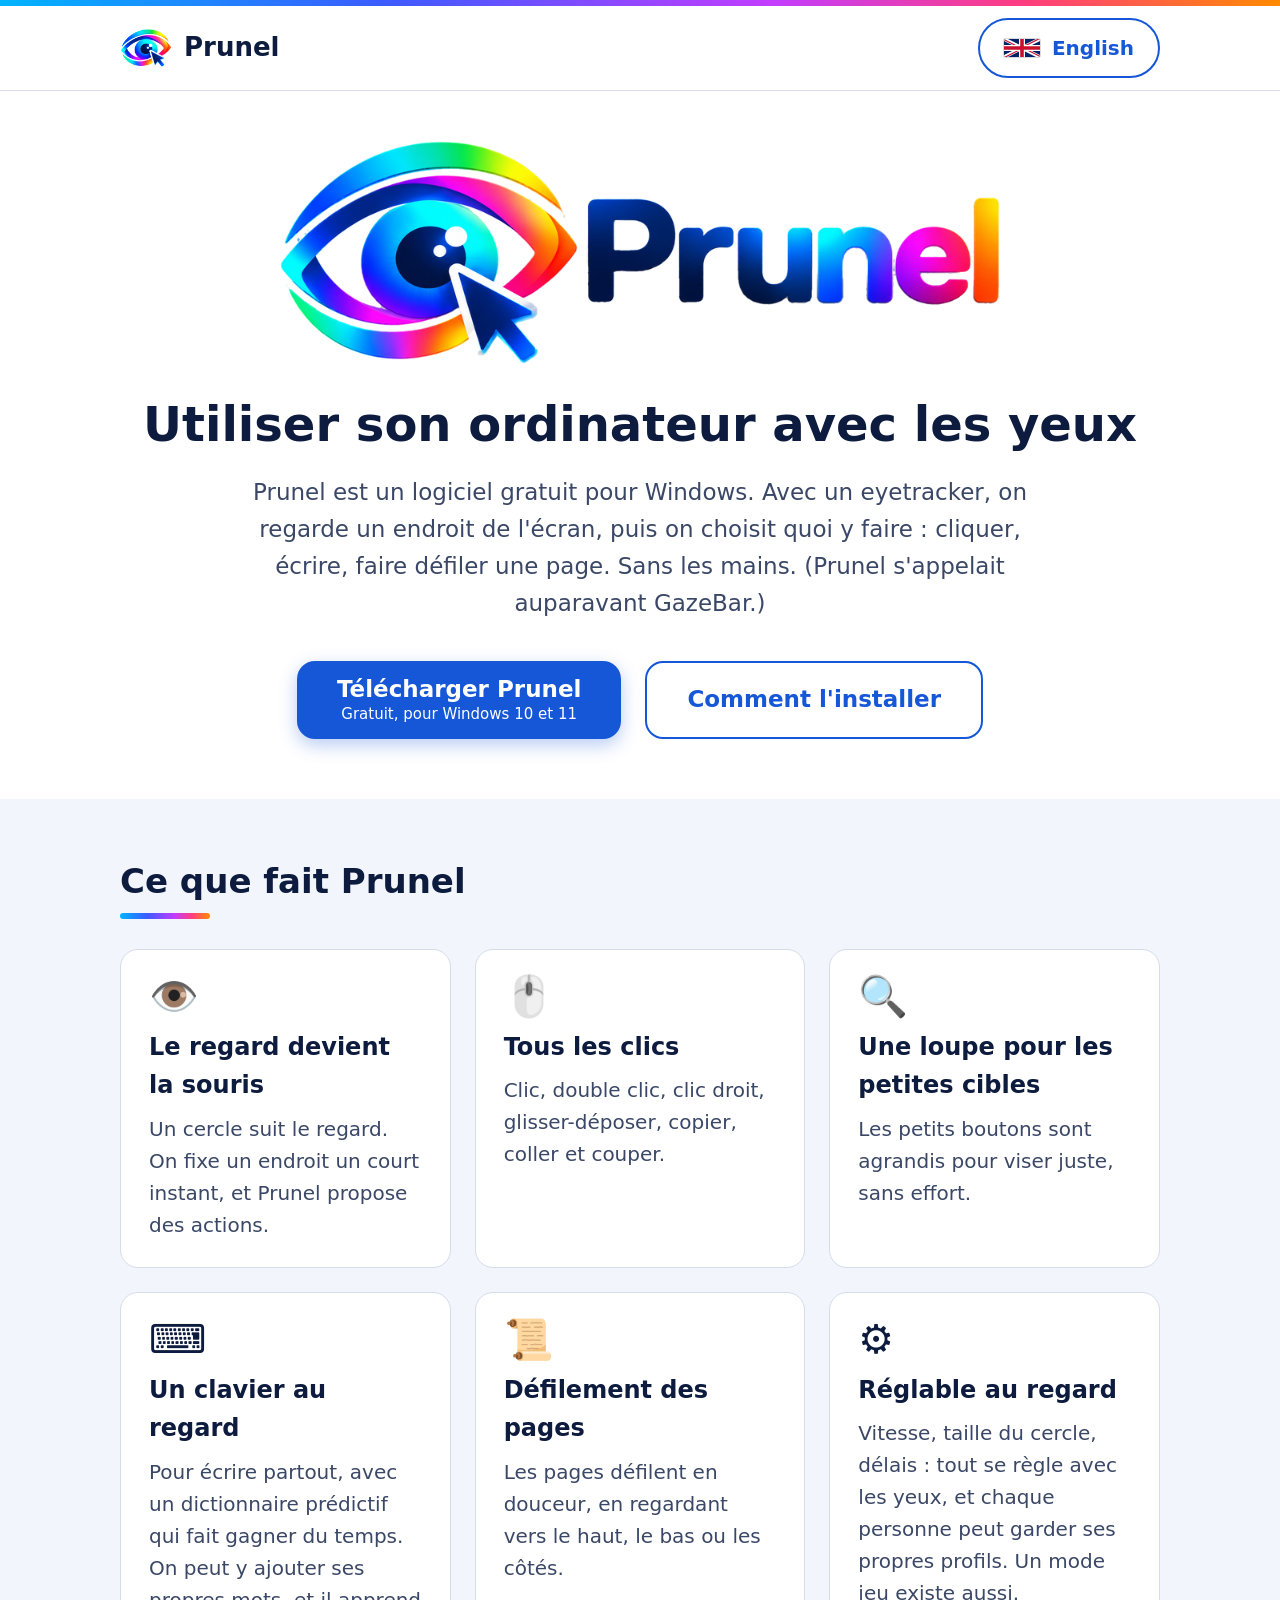
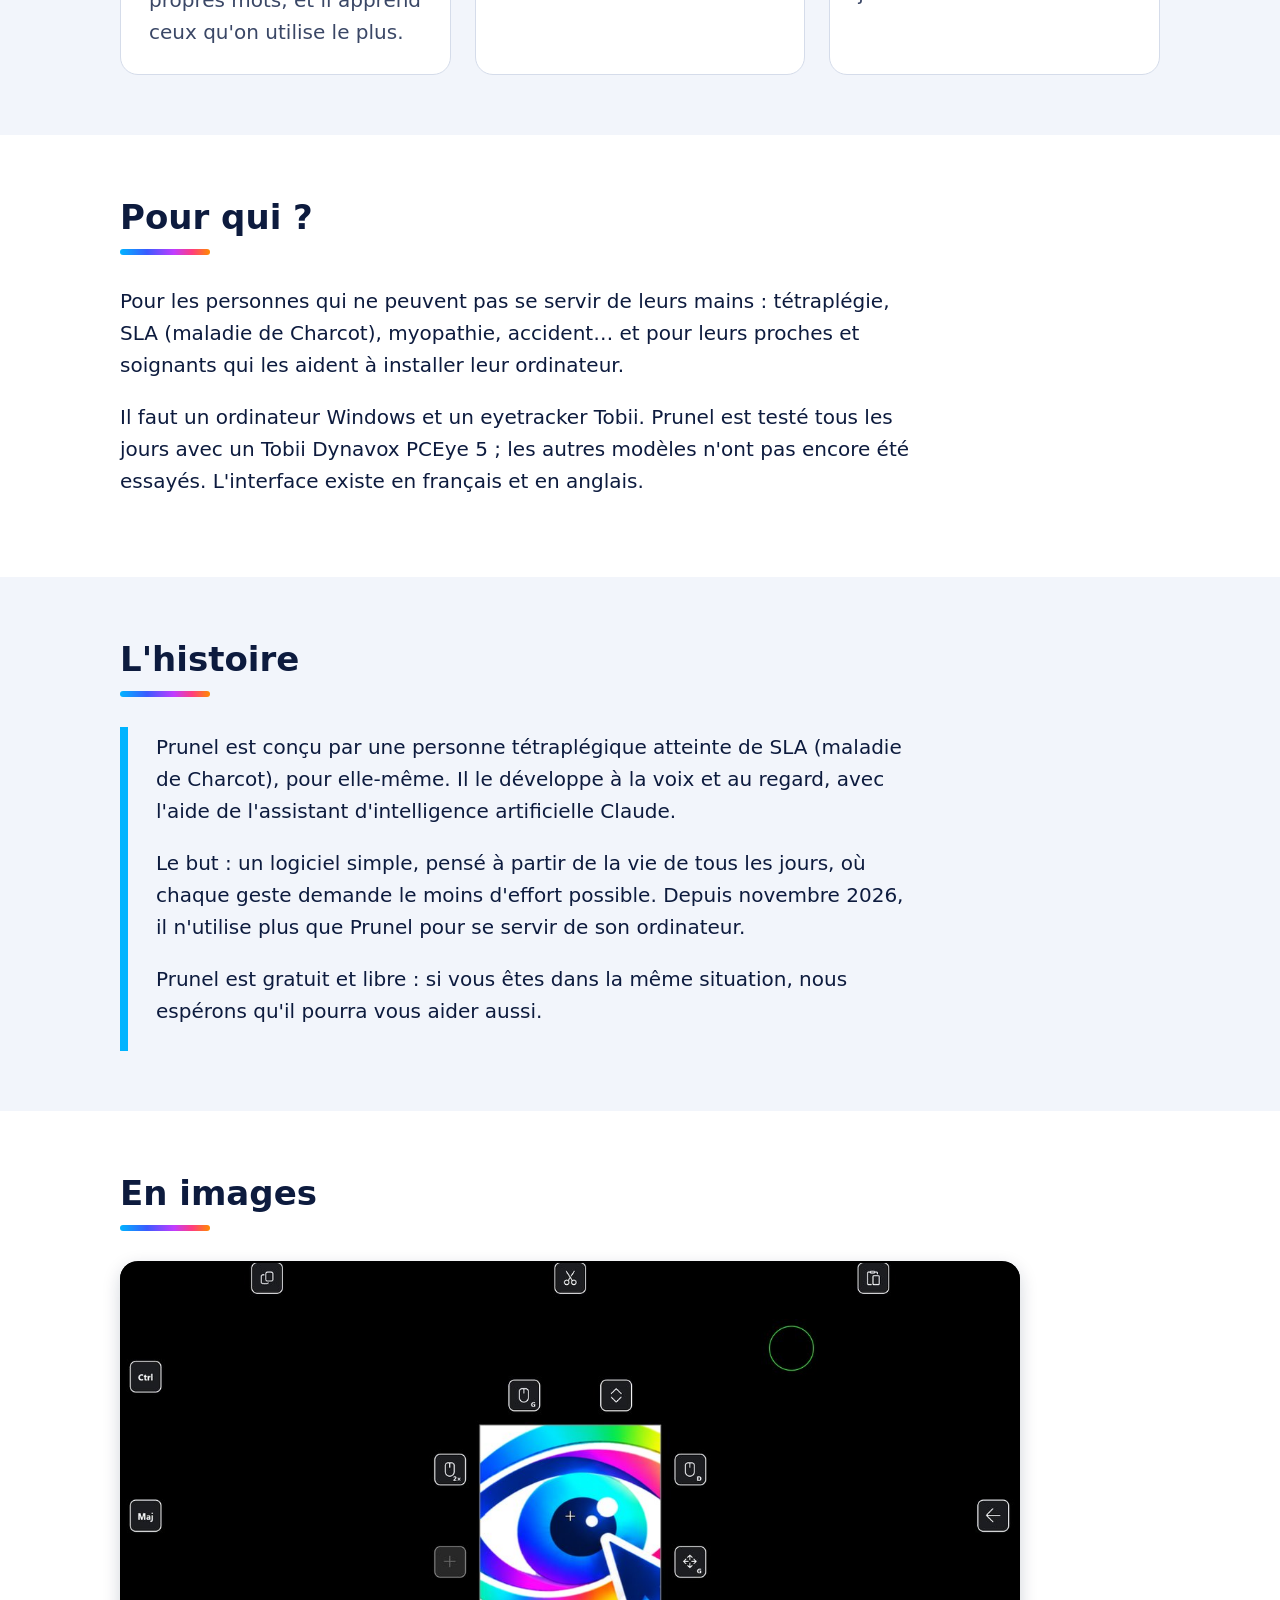
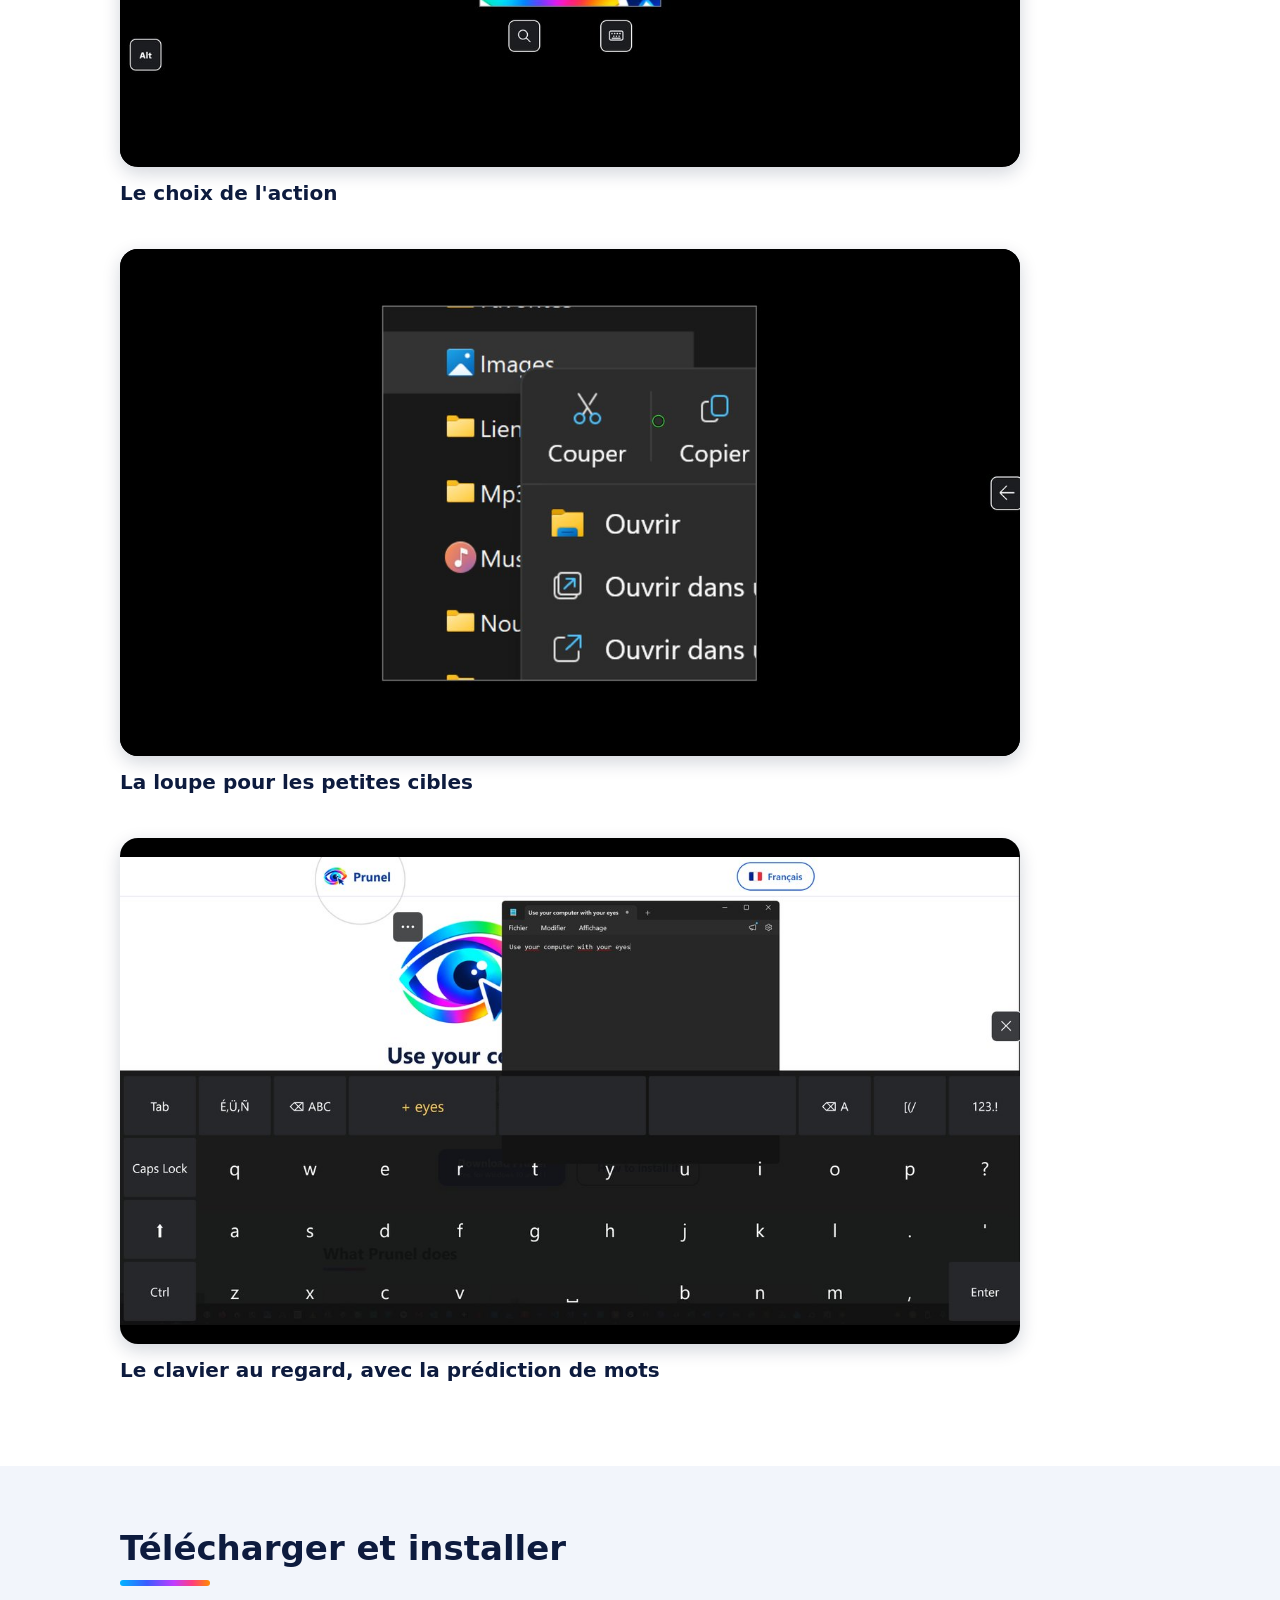
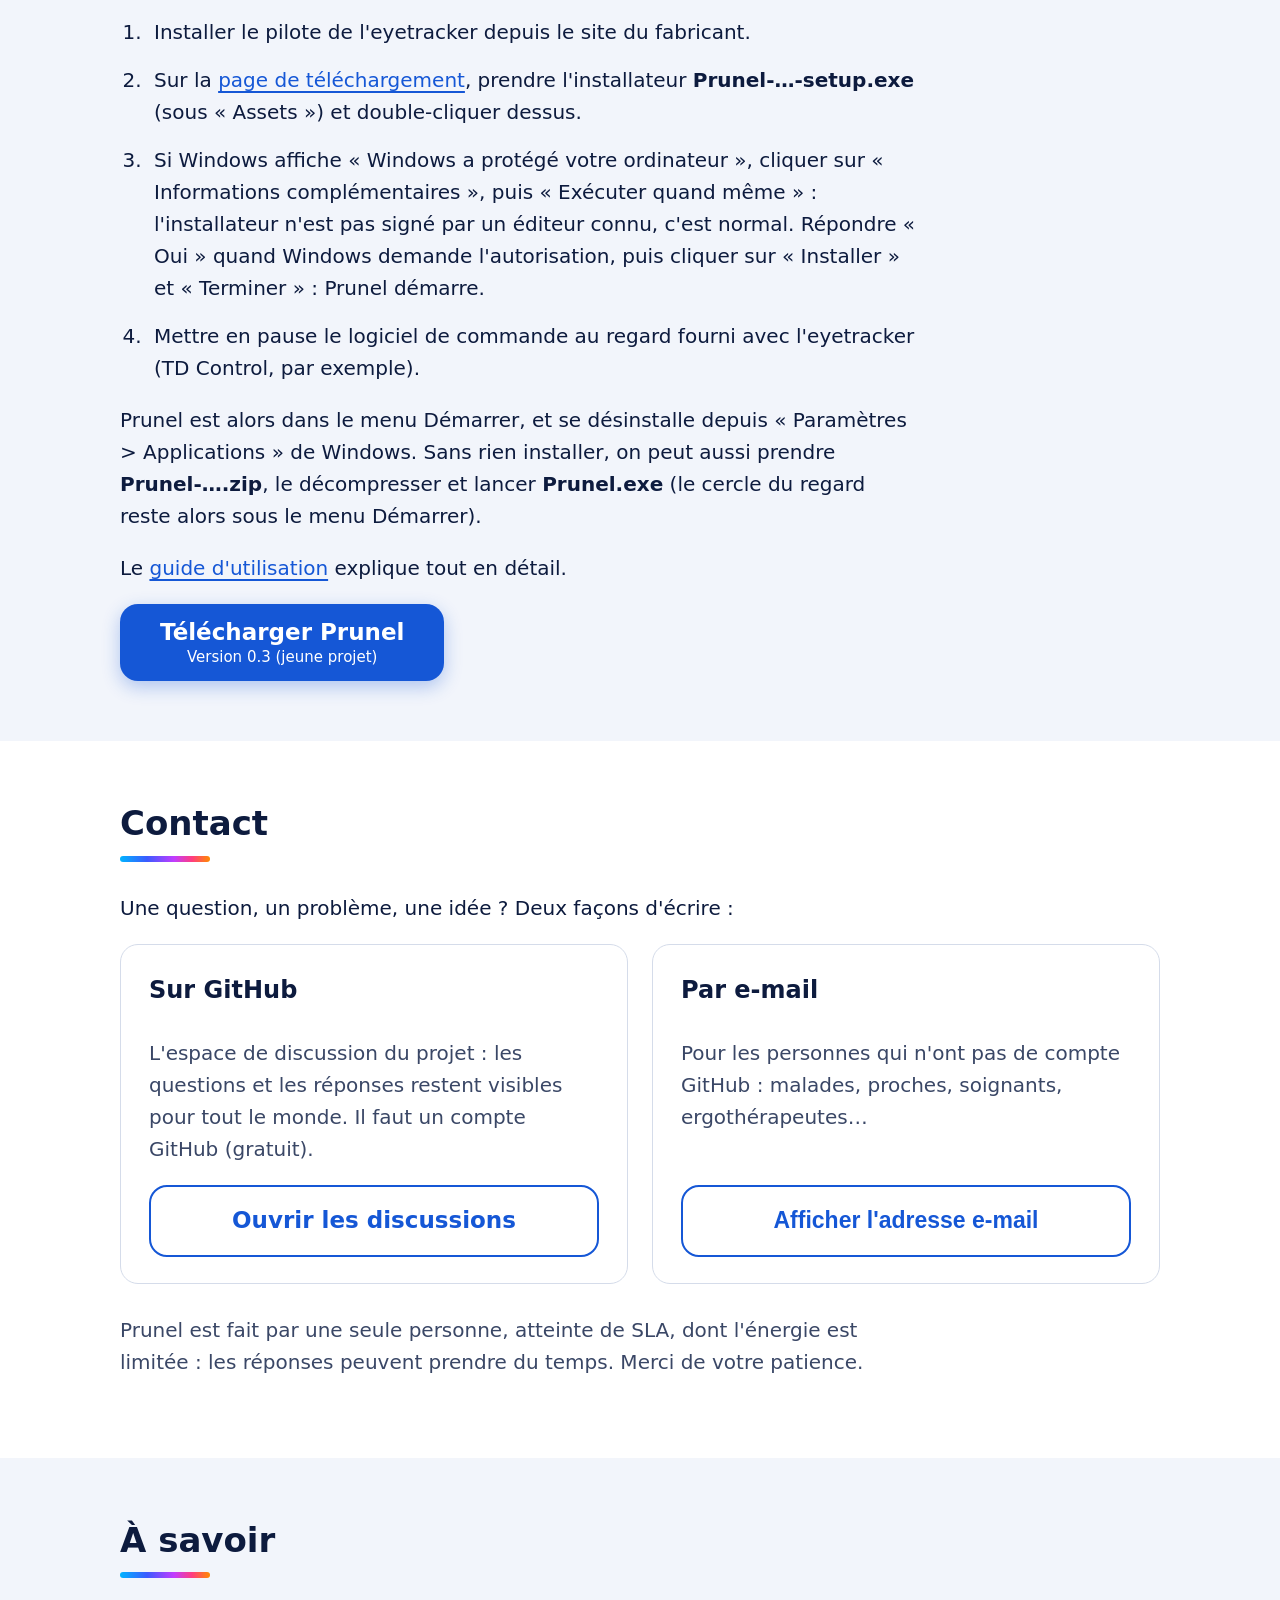
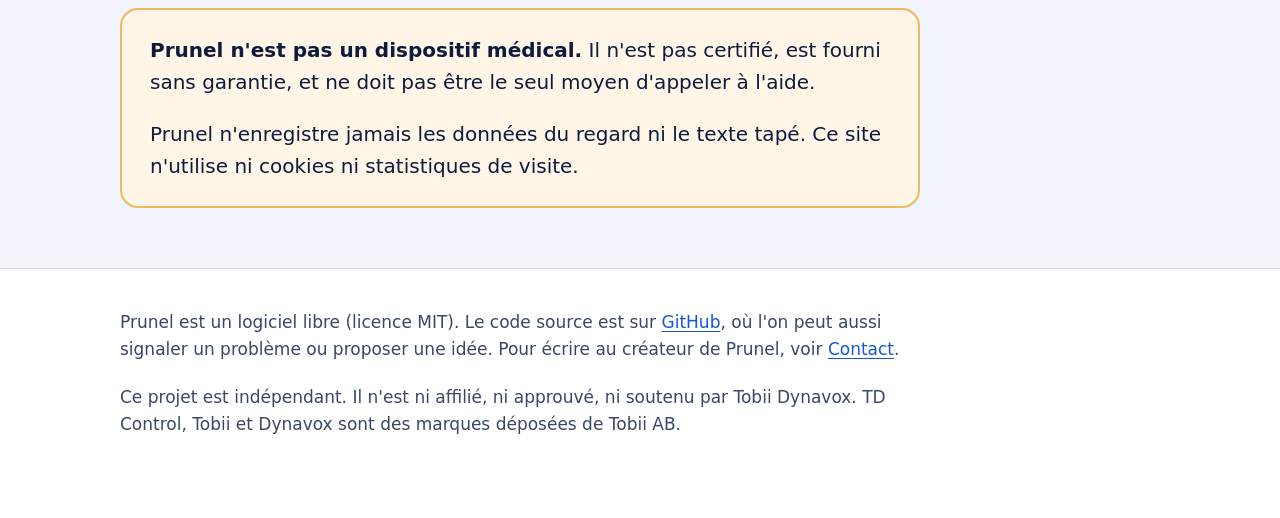
<file: website/index.html>
<!DOCTYPE html>
<html lang="fr">
<head>
  <meta charset="utf-8">
  <meta name="viewport" content="width=device-width, initial-scale=1">
  <title>Prunel : utiliser son ordinateur avec les yeux</title>
  <meta name="description" content="Prunel est un logiciel gratuit et libre pour utiliser un ordinateur Windows avec les yeux, grâce à un eyetracker. Conçu par et pour une personne tétraplégique.">
  <link rel="alternate" hreflang="fr" href="https://prunel.kopol.xyz/">
  <link rel="alternate" hreflang="en" href="https://prunel.kopol.xyz/en.html">
  <link rel="icon" href="favicon.ico">
  <link rel="apple-touch-icon" href="images/prunel-icon.png">
  <link rel="stylesheet" href="style.css">
</head>
<body>
  <a class="skip-link" href="#contenu">Aller au contenu</a>

  <header class="top">
    <div class="wrap">
      <a class="top-name" href="index.html">
        <img src="images/prunel-icon.png" alt="" width="52" height="52">
        <span>Prunel</span>
      </a>
      <a class="lang-switch" href="en.html" hreflang="en" lang="en">
        <img src="images/flag-gb.svg" alt="" width="36" height="18">
        English
      </a>
    </div>
  </header>

  <main id="contenu">
    <div class="hero">
      <div class="wrap">
        <img class="hero-logo" src="images/prunel-logo.png" width="900" height="279"
             alt="Logo de Prunel : un œil avec un pointeur de souris">
        <h1>Utiliser son ordinateur avec les yeux</h1>
        <p class="lead">
          Prunel est un logiciel gratuit pour Windows. Avec un eyetracker, on regarde un endroit
          de l'écran, puis on choisit quoi y faire : cliquer, écrire, faire défiler une page.
          Sans les mains. (Prunel s'appelait auparavant GazeBar.)
        </p>
        <div class="buttons">
          <a class="button button-main" href="https://github.com/Kopolitoo/Prunel/releases/latest">
            Télécharger Prunel
            <small>Gratuit, pour Windows 10 et 11</small>
          </a>
          <a class="button button-second" href="#installer">Comment l'installer</a>
        </div>
      </div>
    </div>

    <section class="band" aria-labelledby="titre-fonctions">
      <div class="wrap">
        <h2 id="titre-fonctions">Ce que fait Prunel</h2>
        <ul class="cards">
          <li class="card">
            <div class="card-icon" aria-hidden="true">👁️</div>
            <h3>Le regard devient la souris</h3>
            <p>Un cercle suit le regard. On fixe un endroit un court instant, et Prunel propose
              des actions.</p>
          </li>
          <li class="card">
            <div class="card-icon" aria-hidden="true">🖱️</div>
            <h3>Tous les clics</h3>
            <p>Clic, double clic, clic droit, glisser-déposer, copier, coller et couper.</p>
          </li>
          <li class="card">
            <div class="card-icon" aria-hidden="true">🔍</div>
            <h3>Une loupe pour les petites cibles</h3>
            <p>Les petits boutons sont agrandis pour viser juste, sans effort.</p>
          </li>
          <li class="card">
            <div class="card-icon" aria-hidden="true">⌨️</div>
            <h3>Un clavier au regard</h3>
            <p>Pour écrire partout, avec un dictionnaire prédictif qui fait gagner du temps. On peut
              y ajouter ses propres mots, et il apprend ceux qu'on utilise le plus.</p>
          </li>
          <li class="card">
            <div class="card-icon" aria-hidden="true">📜</div>
            <h3>Défilement des pages</h3>
            <p>Les pages défilent en douceur, en regardant vers le haut, le bas ou les côtés.</p>
          </li>
          <li class="card">
            <div class="card-icon" aria-hidden="true">⚙️</div>
            <h3>Réglable au regard</h3>
            <p>Vitesse, taille du cercle, délais : tout se règle avec les yeux, et chaque personne
              peut garder ses propres profils. Un mode jeu existe aussi.</p>
          </li>
        </ul>
      </div>
    </section>

    <section aria-labelledby="titre-pour-qui">
      <div class="wrap">
        <h2 id="titre-pour-qui">Pour qui ?</h2>
        <div class="text">
          <p>Pour les personnes qui ne peuvent pas se servir de leurs mains : tétraplégie, SLA
            (maladie de Charcot), myopathie, accident… et pour leurs proches et soignants qui les
            aident à installer leur ordinateur.</p>
          <p>Il faut un ordinateur Windows et un eyetracker Tobii. Prunel est testé tous les jours
            avec un Tobii Dynavox PCEye 5 ; les autres modèles n'ont pas encore été essayés.
            L'interface existe en français et en anglais.</p>
        </div>
      </div>
    </section>

    <section class="band" aria-labelledby="titre-histoire">
      <div class="wrap">
        <h2 id="titre-histoire">L'histoire</h2>
        <div class="story">
          <p>Prunel est conçu par une personne tétraplégique atteinte de SLA (maladie de Charcot),
            pour elle-même. Il le développe à la voix et au regard, avec l'aide de
            l'assistant d'intelligence artificielle Claude.</p>
          <p>Le but : un logiciel simple, pensé à partir de la vie de tous les jours, où chaque
            geste demande le moins d'effort possible. Depuis novembre 2026, il n'utilise plus que
            Prunel pour se servir de son ordinateur.</p>
          <p>Prunel est gratuit et libre : si vous êtes dans la même situation, nous espérons
            qu'il pourra vous aider aussi.</p>
        </div>
      </div>
    </section>

    <section aria-labelledby="titre-captures">
      <div class="wrap">
        <h2 id="titre-captures">En images</h2>
        <div class="shots">
          <figure>
            <a class="shot" href="images/screenshot-choice.jpg" title="Agrandir l'image">
              <img src="images/screenshot-choice.jpg" width="1280" height="720" loading="lazy"
                   alt="Écran noir du choix de l'action : la photo de l'endroit regardé au centre, entourée de boutons (clic gauche, clic droit, double clic, glisser, défilement, loupe, clavier), avec Ctrl, Maj et Alt à gauche et copier, couper, coller en haut">
            </a>
            <figcaption>Le choix de l'action</figcaption>
          </figure>
          <figure>
            <a class="shot" href="images/screenshot-magnifier.jpg" title="Agrandir l'image">
              <img src="images/screenshot-magnifier.jpg" width="1280" height="720" loading="lazy"
                   alt="La loupe agrandit un menu de l'explorateur de fichiers : le petit cercle vert du regard se pose facilement sur Couper ou Copier">
            </a>
            <figcaption>La loupe pour les petites cibles</figcaption>
          </figure>
          <figure>
            <a class="shot" href="images/screenshot-keyboard.jpg" title="Agrandir l'image">
              <img src="images/screenshot-keyboard.jpg" width="1280" height="720" loading="lazy"
                   alt="Le clavier au regard occupe le bas de l'écran ; le mot proposé « eyes » apparaît en haut du clavier pendant qu'on écrit dans le Bloc-notes">
            </a>
            <figcaption>Le clavier au regard, avec la prédiction de mots</figcaption>
          </figure>
        </div>
      </div>
    </section>

    <section class="band" id="installer" aria-labelledby="titre-installer">
      <div class="wrap">
        <h2 id="titre-installer">Télécharger et installer</h2>
        <ol class="steps">
          <li>Installer le pilote de l'eyetracker depuis le site du fabricant.</li>
          <li>Sur la <a href="https://github.com/Kopolitoo/Prunel/releases/latest">page de
            téléchargement</a>, prendre l'installateur <strong>Prunel-…-setup.exe</strong>
            (sous « Assets ») et double-cliquer dessus.</li>
          <li>Si Windows affiche « Windows a protégé votre ordinateur », cliquer sur
            « Informations complémentaires », puis « Exécuter quand même » : l'installateur n'est
            pas signé par un éditeur connu, c'est normal. Répondre « Oui » quand Windows demande
            l'autorisation, puis cliquer sur « Installer » et « Terminer » : Prunel démarre.</li>
          <li>Mettre en pause le logiciel de commande au regard fourni avec l'eyetracker
            (TD Control, par exemple).</li>
        </ol>
        <p class="text">Prunel est alors dans le menu Démarrer, et se désinstalle depuis
          « Paramètres &gt; Applications » de Windows. Sans rien installer, on peut aussi prendre
          <strong>Prunel-….zip</strong>, le décompresser et lancer <strong>Prunel.exe</strong>
          (le cercle du regard reste alors sous le menu Démarrer).</p>
        <p class="text">Le <a href="https://github.com/Kopolitoo/Prunel/blob/main/docs/user-guide.fr.md">guide
          d'utilisation</a> explique tout en détail.</p>
        <div class="buttons" style="justify-content: flex-start">
          <a class="button button-main" href="https://github.com/Kopolitoo/Prunel/releases/latest">
            Télécharger Prunel
            <small>Version 0.3 (jeune projet)</small>
          </a>
        </div>
      </div>
    </section>

    <section id="contact" aria-labelledby="titre-contact">
      <div class="wrap">
        <h2 id="titre-contact">Contact</h2>
        <div class="text">
          <p>Une question, un problème, une idée ? Deux façons d'écrire :</p>
        </div>
        <ul class="cards contact-cards">
          <li class="card">
            <h3>Sur GitHub</h3>
            <p>L'espace de discussion du projet : les questions et les réponses restent visibles
              pour tout le monde. Il faut un compte GitHub (gratuit).</p>
            <a class="button button-second" href="https://github.com/Kopolitoo/Prunel/discussions">
              Ouvrir les discussions</a>
          </li>
          <li class="card">
            <h3>Par e-mail</h3>
            <p>Pour les personnes qui n'ont pas de compte GitHub : malades, proches,
              soignants, ergothérapeutes…</p>
            <div id="email">
              <button class="button button-second" id="show-email" type="button" hidden>
                Afficher l'adresse e-mail</button>
              <noscript><p><strong>prunel (arobase) kopol (point) xyz</strong></p></noscript>
            </div>
          </li>
        </ul>
        <p class="text contact-note">Prunel est fait par une seule personne, atteinte de SLA, dont
          l'énergie est limitée : les réponses peuvent prendre du temps. Merci de votre patience.</p>
      </div>
    </section>

    <section class="band" aria-labelledby="titre-attention">
      <div class="wrap">
        <h2 id="titre-attention">À savoir</h2>
        <div class="notice">
          <p><strong>Prunel n'est pas un dispositif médical.</strong> Il n'est pas certifié, est
            fourni sans garantie, et ne doit pas être le seul moyen d'appeler à l'aide.</p>
          <p>Prunel n'enregistre jamais les données du regard ni le texte tapé. Ce site n'utilise
            ni cookies ni statistiques de visite.</p>
        </div>
      </div>
    </section>
  </main>

  <footer>
    <div class="wrap">
      <p>Prunel est un logiciel libre (licence MIT). Le code source est sur
        <a href="https://github.com/Kopolitoo/Prunel">GitHub</a>, où l'on peut aussi signaler un
        problème ou proposer une idée. Pour écrire au créateur de Prunel, voir
        <a href="#contact">Contact</a>.</p>
      <p>Ce projet est indépendant. Il n'est ni affilié, ni approuvé, ni soutenu par Tobii Dynavox.
        TD Control, Tobii et Dynavox sont des marques déposées de Tobii AB.</p>
    </div>
  </footer>
  <script src="contact.js"></script>
</body>
</html>
</file>
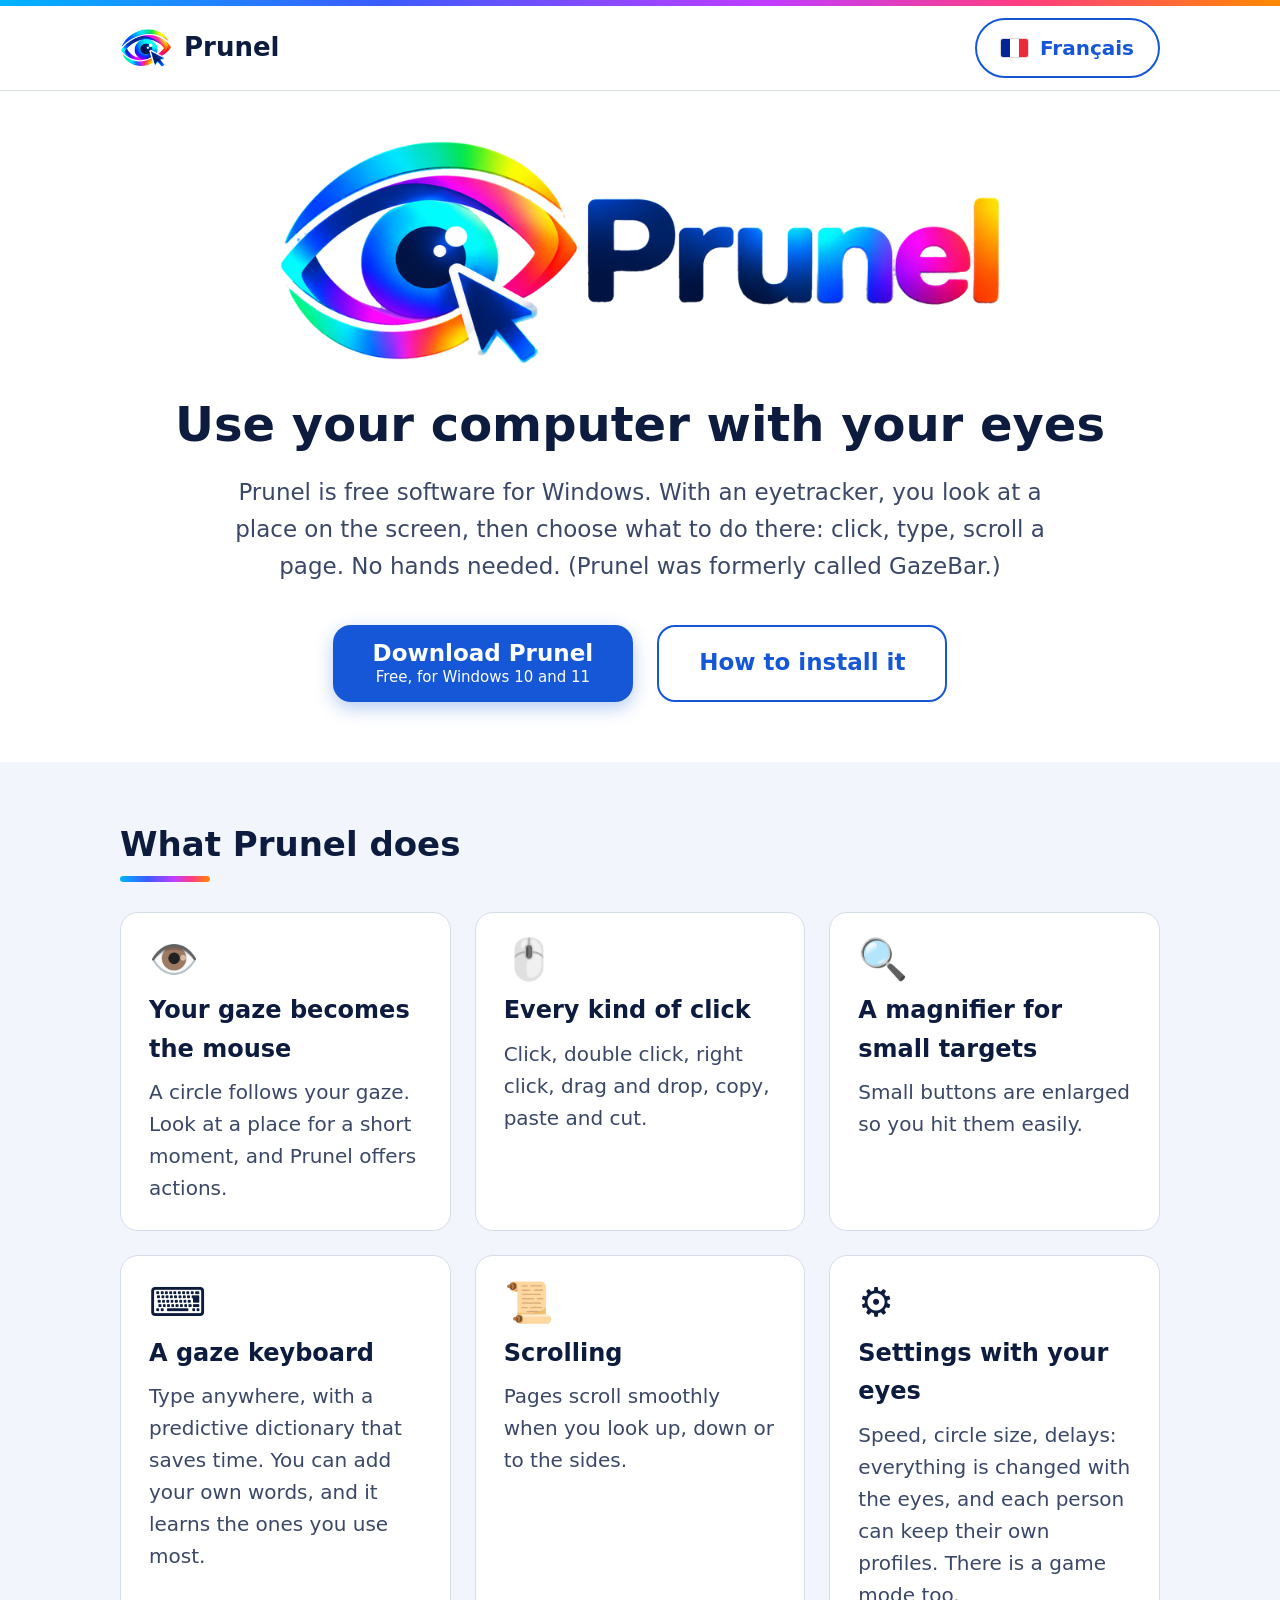
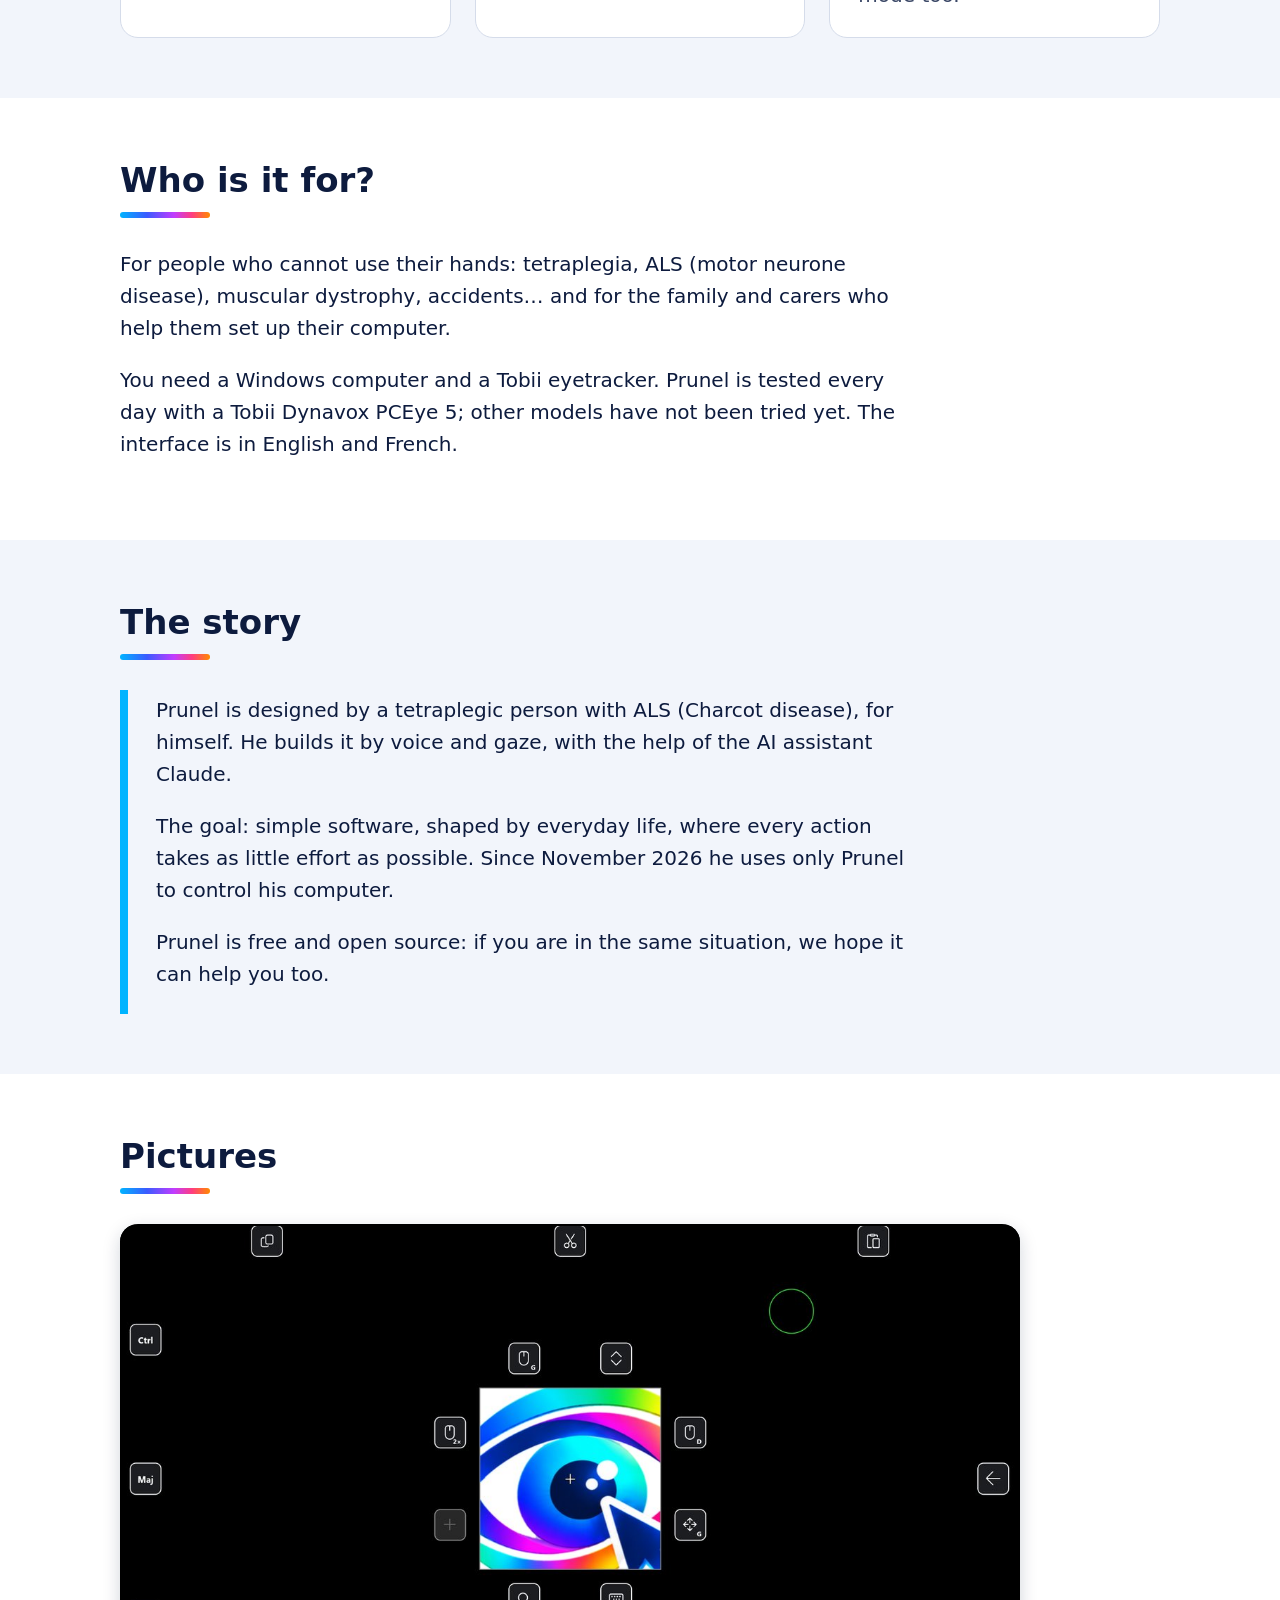
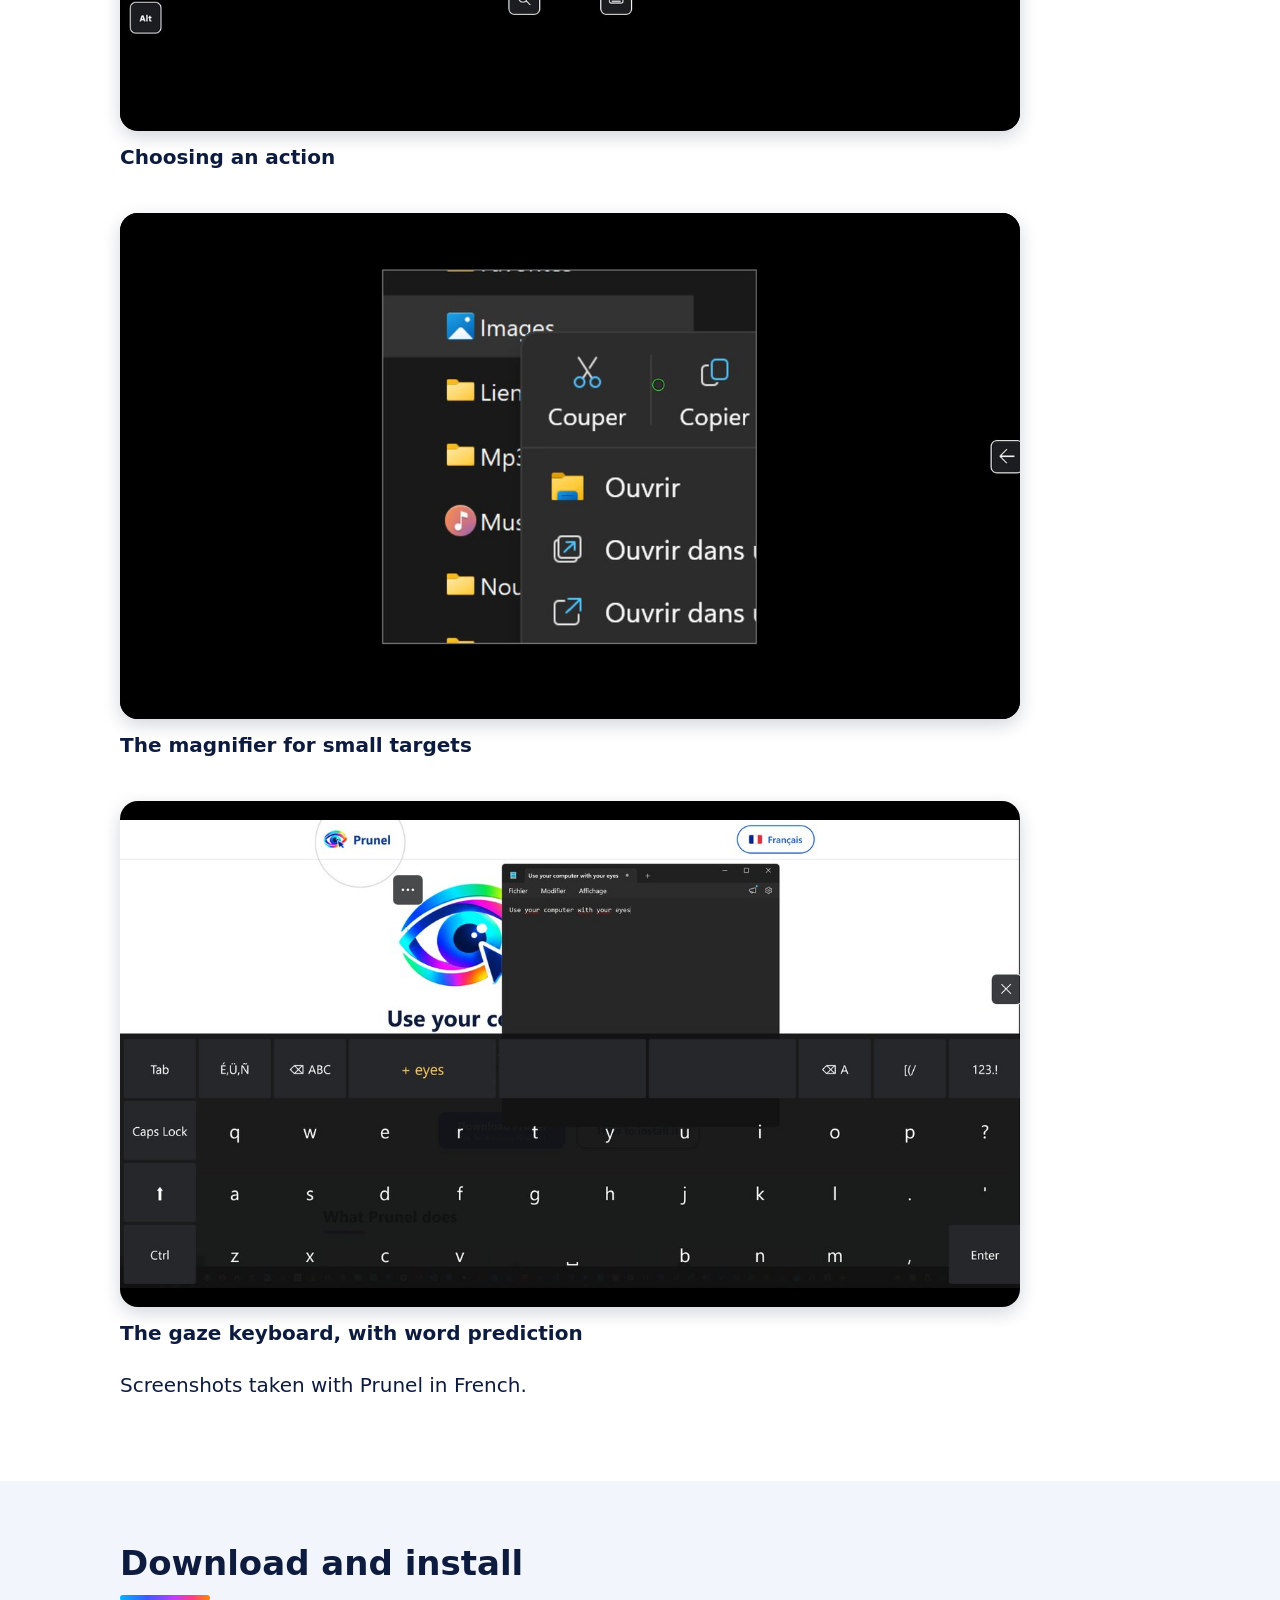
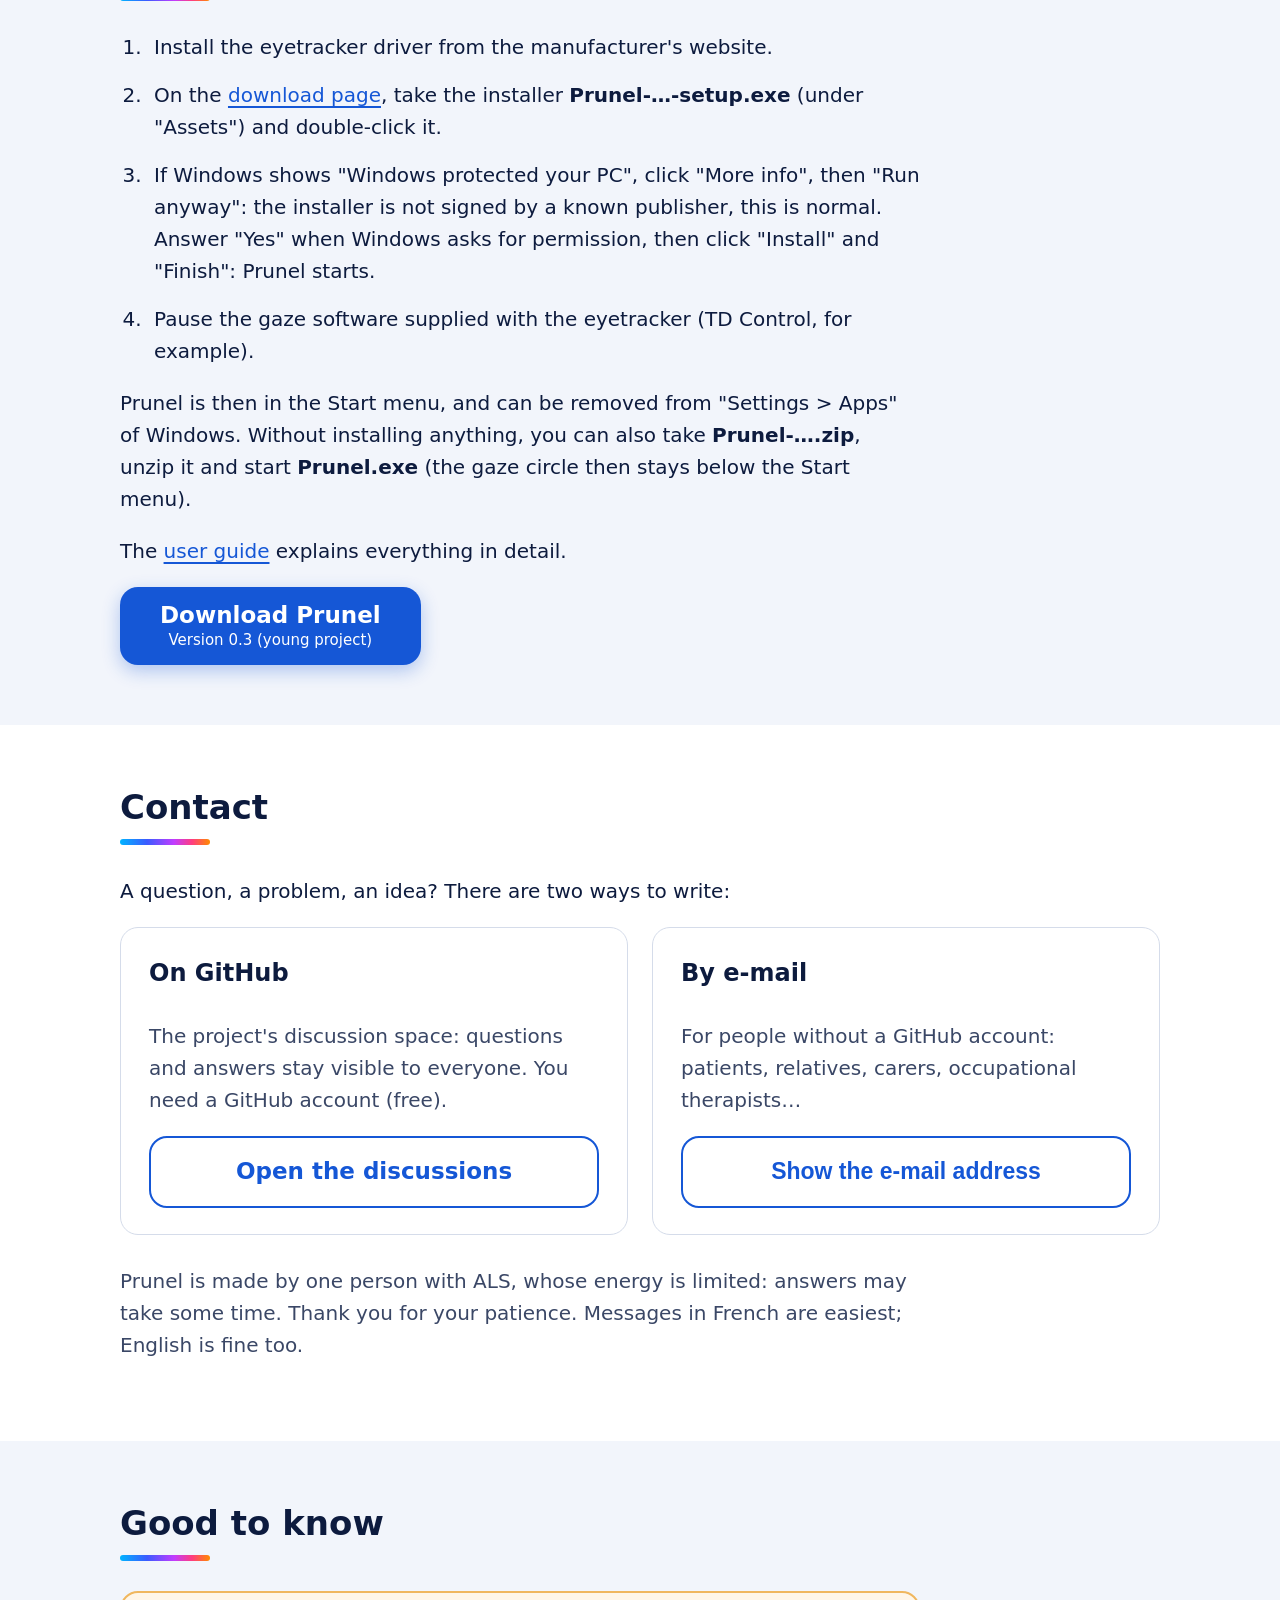
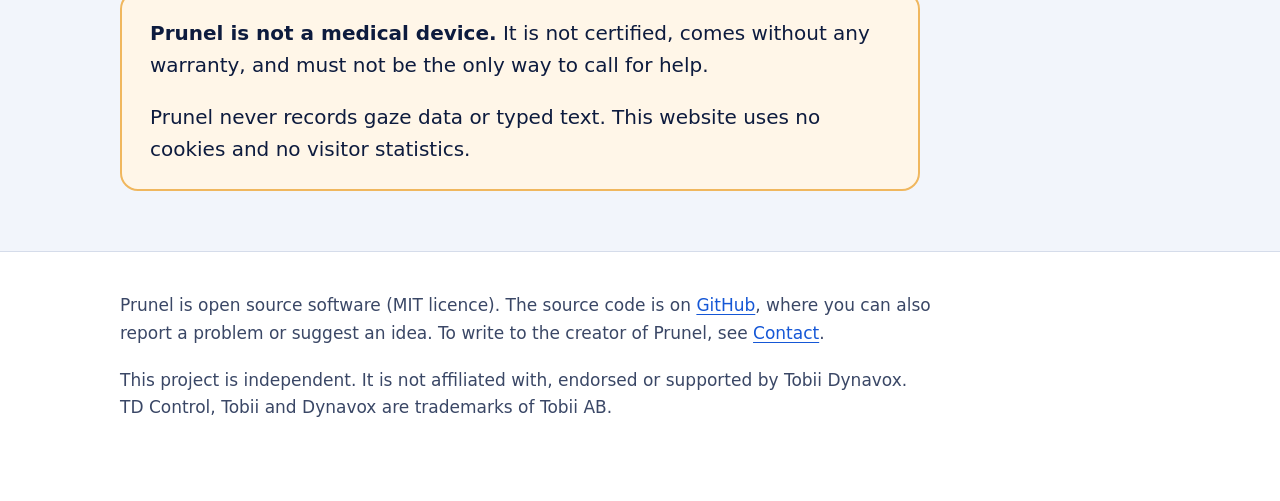
<file: website/en.html>
<!DOCTYPE html>
<html lang="en">
<head>
  <meta charset="utf-8">
  <meta name="viewport" content="width=device-width, initial-scale=1">
  <title>Prunel: use your computer with your eyes</title>
  <meta name="description" content="Prunel is free and open source software to use a Windows computer with your eyes, with an eyetracker. Designed by and for a tetraplegic person.">
  <link rel="alternate" hreflang="en" href="https://prunel.kopol.xyz/">
  <link rel="alternate" hreflang="en" href="https://prunel.kopol.xyz/en.html">
  <link rel="icon" href="favicon.ico">
  <link rel="apple-touch-icon" href="images/prunel-icon.png">
  <link rel="stylesheet" href="style.css">
</head>
<body>
  <a class="skip-link" href="#content">Skip to content</a>

  <header class="top">
    <div class="wrap">
      <a class="top-name" href="en.html">
        <img src="images/prunel-icon.png" alt="" width="52" height="52">
        <span>Prunel</span>
      </a>
      <a class="lang-switch" href="index.html" hreflang="fr" lang="fr">
        <img src="images/flag-fr.svg" alt="" width="27" height="18">
        Français
      </a>
    </div>
  </header>

  <main id="content">
    <div class="hero">
      <div class="wrap">
        <img class="hero-logo" src="images/prunel-logo.png" width="900" height="279"
             alt="Prunel logo: an eye with a mouse pointer">
        <h1>Use your computer with your eyes</h1>
        <p class="lead">
          Prunel is free software for Windows. With an eyetracker, you look at a place on the
          screen, then choose what to do there: click, type, scroll a page. No hands needed.
          (Prunel was formerly called GazeBar.)
        </p>
        <div class="buttons">
          <a class="button button-main" href="https://github.com/Kopolitoo/Prunel/releases/latest">
            Download Prunel
            <small>Free, for Windows 10 and 11</small>
          </a>
          <a class="button button-second" href="#install">How to install it</a>
        </div>
      </div>
    </div>

    <section class="band" aria-labelledby="title-features">
      <div class="wrap">
        <h2 id="title-features">What Prunel does</h2>
        <ul class="cards">
          <li class="card">
            <div class="card-icon" aria-hidden="true">👁️</div>
            <h3>Your gaze becomes the mouse</h3>
            <p>A circle follows your gaze. Look at a place for a short moment, and Prunel
              offers actions.</p>
          </li>
          <li class="card">
            <div class="card-icon" aria-hidden="true">🖱️</div>
            <h3>Every kind of click</h3>
            <p>Click, double click, right click, drag and drop, copy, paste and cut.</p>
          </li>
          <li class="card">
            <div class="card-icon" aria-hidden="true">🔍</div>
            <h3>A magnifier for small targets</h3>
            <p>Small buttons are enlarged so you hit them easily.</p>
          </li>
          <li class="card">
            <div class="card-icon" aria-hidden="true">⌨️</div>
            <h3>A gaze keyboard</h3>
            <p>Type anywhere, with a predictive dictionary that saves time. You can add your own
              words, and it learns the ones you use most.</p>
          </li>
          <li class="card">
            <div class="card-icon" aria-hidden="true">📜</div>
            <h3>Scrolling</h3>
            <p>Pages scroll smoothly when you look up, down or to the sides.</p>
          </li>
          <li class="card">
            <div class="card-icon" aria-hidden="true">⚙️</div>
            <h3>Settings with your eyes</h3>
            <p>Speed, circle size, delays: everything is changed with the eyes, and each person
              can keep their own profiles. There is a game mode too.</p>
          </li>
        </ul>
      </div>
    </section>

    <section aria-labelledby="title-who">
      <div class="wrap">
        <h2 id="title-who">Who is it for?</h2>
        <div class="text">
          <p>For people who cannot use their hands: tetraplegia, ALS (motor neurone disease),
            muscular dystrophy, accidents… and for the family and carers who help them set up
            their computer.</p>
          <p>You need a Windows computer and a Tobii eyetracker. Prunel is tested every day with
            a Tobii Dynavox PCEye 5; other models have not been tried yet. The interface is in
            English and French.</p>
        </div>
      </div>
    </section>

    <section class="band" aria-labelledby="title-story">
      <div class="wrap">
        <h2 id="title-story">The story</h2>
        <div class="story">
          <p>Prunel is designed by a tetraplegic person with ALS (Charcot disease), for himself.
            He builds it by voice and gaze, with the help of the AI assistant
            Claude.</p>
          <p>The goal: simple software, shaped by everyday life, where every action takes as
            little effort as possible. Since November 2026 he uses only Prunel to control his
            computer.</p>
          <p>Prunel is free and open source: if you are in the same situation, we hope it can
            help you too.</p>
        </div>
      </div>
    </section>

    <section aria-labelledby="title-pictures">
      <div class="wrap">
        <h2 id="title-pictures">Pictures</h2>
        <div class="shots">
          <figure>
            <a class="shot" href="images/screenshot-choice.jpg" title="Show the full-size picture">
              <img src="images/screenshot-choice.jpg" width="1280" height="720" loading="lazy"
                   alt="Black choice-of-action screen: the picture of the place you looked at in the middle, surrounded by buttons (left click, right click, double click, drag, scroll, magnifier, keyboard), with Ctrl, Shift and Alt on the left and copy, cut, paste at the top">
            </a>
            <figcaption>Choosing an action</figcaption>
          </figure>
          <figure>
            <a class="shot" href="images/screenshot-magnifier.jpg" title="Show the full-size picture">
              <img src="images/screenshot-magnifier.jpg" width="1280" height="720" loading="lazy"
                   alt="The magnifier enlarges a File Explorer menu: the small green gaze circle lands easily on Cut or Copy">
            </a>
            <figcaption>The magnifier for small targets</figcaption>
          </figure>
          <figure>
            <a class="shot" href="images/screenshot-keyboard.jpg" title="Show the full-size picture">
              <img src="images/screenshot-keyboard.jpg" width="1280" height="720" loading="lazy"
                   alt="The gaze keyboard fills the bottom of the screen; the suggested word “eyes” shows at the top of the keyboard while typing in Notepad">
            </a>
            <figcaption>The gaze keyboard, with word prediction</figcaption>
          </figure>
        </div>
        <p class="text">Screenshots taken with Prunel in French.</p>
      </div>
    </section>

    <section class="band" id="install" aria-labelledby="title-install">
      <div class="wrap">
        <h2 id="title-install">Download and install</h2>
        <ol class="steps">
          <li>Install the eyetracker driver from the manufacturer's website.</li>
          <li>On the <a href="https://github.com/Kopolitoo/Prunel/releases/latest">download
            page</a>, take the installer <strong>Prunel-…-setup.exe</strong> (under "Assets")
            and double-click it.</li>
          <li>If Windows shows "Windows protected your PC", click "More info", then "Run anyway":
            the installer is not signed by a known publisher, this is normal. Answer "Yes" when
            Windows asks for permission, then click "Install" and "Finish": Prunel starts.</li>
          <li>Pause the gaze software supplied with the eyetracker (TD Control, for
            example).</li>
        </ol>
        <p class="text">Prunel is then in the Start menu, and can be removed from "Settings &gt;
          Apps" of Windows. Without installing anything, you can also take
          <strong>Prunel-….zip</strong>, unzip it and start <strong>Prunel.exe</strong> (the
          gaze circle then stays below the Start menu).</p>
        <p class="text">The <a href="https://github.com/Kopolitoo/Prunel/blob/main/docs/user-guide.md">user
          guide</a> explains everything in detail.</p>
        <div class="buttons" style="justify-content: flex-start">
          <a class="button button-main" href="https://github.com/Kopolitoo/Prunel/releases/latest">
            Download Prunel
            <small>Version 0.3 (young project)</small>
          </a>
        </div>
      </div>
    </section>

    <section id="contact" aria-labelledby="title-contact">
      <div class="wrap">
        <h2 id="title-contact">Contact</h2>
        <div class="text">
          <p>A question, a problem, an idea? There are two ways to write:</p>
        </div>
        <ul class="cards contact-cards">
          <li class="card">
            <h3>On GitHub</h3>
            <p>The project's discussion space: questions and answers stay visible to everyone.
              You need a GitHub account (free).</p>
            <a class="button button-second" href="https://github.com/Kopolitoo/Prunel/discussions">
              Open the discussions</a>
          </li>
          <li class="card">
            <h3>By e-mail</h3>
            <p>For people without a GitHub account: patients, relatives, carers, occupational
              therapists…</p>
            <div id="email">
              <button class="button button-second" id="show-email" type="button" hidden>
                Show the e-mail address</button>
              <noscript><p><strong>prunel (at) kopol (dot) xyz</strong></p></noscript>
            </div>
          </li>
        </ul>
        <p class="text contact-note">Prunel is made by one person with ALS, whose energy is
          limited: answers may take some time. Thank you for your patience. Messages in French are easiest; English is
          fine too.</p>
      </div>
    </section>

    <section class="band" aria-labelledby="title-notice">
      <div class="wrap">
        <h2 id="title-notice">Good to know</h2>
        <div class="notice">
          <p><strong>Prunel is not a medical device.</strong> It is not certified, comes without
            any warranty, and must not be the only way to call for help.</p>
          <p>Prunel never records gaze data or typed text. This website uses no cookies and no
            visitor statistics.</p>
        </div>
      </div>
    </section>
  </main>

  <footer>
    <div class="wrap">
      <p>Prunel is open source software (MIT licence). The source code is on
        <a href="https://github.com/Kopolitoo/Prunel">GitHub</a>, where you can also report a
        problem or suggest an idea. To write to the creator of Prunel, see
        <a href="#contact">Contact</a>.</p>
      <p>This project is independent. It is not affiliated with, endorsed or supported by Tobii
        Dynavox. TD Control, Tobii and Dynavox are trademarks of Tobii AB.</p>
    </div>
  </footer>
  <script src="contact.js"></script>
</body>
</html>
</file>
<file: website/style.css>
/* Prunel website: one shared style sheet for the French and English pages.
   Large text, large buttons and strong contrast, because visitors may use
   an eyetracker, a head mouse or a screen magnifier. */

:root {
  --text: #0d1b3e;
  --text-soft: #3a4766;
  --background: #ffffff;
  --band: #f2f5fb;
  --line: #d5dcea;
  --blue: #1557d6;
  --blue-dark: #0e3f9e;
  --focus: #ff7a00;
  --gradient: linear-gradient(90deg, #00b4ff, #3b5bff 30%, #c13cff 60%, #ff3d7f 80%, #ff8a00);
  --radius: 18px;
  --max: 1080px;
}

* {
  box-sizing: border-box;
}

html {
  font-size: 125%; /* 20 px for most browsers */
  scroll-behavior: smooth;
}

@media (prefers-reduced-motion: reduce) {
  html {
    scroll-behavior: auto;
  }
}

body {
  margin: 0;
  background: var(--background);
  color: var(--text);
  font-family: "Segoe UI", system-ui, -apple-system, Roboto, Arial, sans-serif;
  line-height: 1.6;
}

img {
  max-width: 100%;
  height: auto;
}

a {
  color: var(--blue);
  text-underline-offset: 0.18em;
}

a:hover {
  color: var(--blue-dark);
}

:focus-visible {
  outline: 4px solid var(--focus);
  outline-offset: 4px;
  border-radius: 6px;
}

.wrap {
  width: 100%;
  max-width: var(--max);
  margin: 0 auto;
  padding: 0 1rem;
}

/* Hidden until focused with the keyboard. */
.skip-link {
  position: absolute;
  left: 1rem;
  top: -100px;
  padding: 0.6rem 1rem;
  background: var(--text);
  color: #fff;
  z-index: 10;
}

.skip-link:focus {
  top: 1rem;
  color: #fff;
}

/* ---------- Top bar ---------- */

.top {
  border-bottom: 1px solid var(--line);
}

.top::before {
  content: "";
  display: block;
  height: 6px;
  background: var(--gradient);
}

.top .wrap {
  display: flex;
  align-items: center;
  justify-content: space-between;
  gap: 1rem;
  min-height: 84px;
}

.top-name {
  display: flex;
  align-items: center;
  gap: 0.6rem;
  font-size: 1.3rem;
  font-weight: 700;
  color: var(--text);
  text-decoration: none;
}

.top-name img {
  width: 52px;
  height: 52px;
}

/* Big target for the language switch: easy to reach with the eyes. */
.lang-switch {
  display: inline-flex;
  align-items: center;
  justify-content: center;
  min-height: 60px;
  gap: 0.6rem;
  min-width: 160px;
  padding: 0.4rem 1.2rem;
  border: 2px solid var(--blue);
  border-radius: 999px;
  font-weight: 600;
  text-decoration: none;
}

.lang-switch img {
  height: 18px;
  width: auto;
  border-radius: 2px;
  box-shadow: 0 0 0 1px rgba(0, 0, 0, 0.15);
}

.lang-switch:hover {
  background: var(--blue);
  color: #fff;
}

/* ---------- Hero ---------- */

.hero {
  padding: 2.5rem 0 3rem;
  text-align: center;
}

.hero-logo {
  display: block;
  width: 100%;
  max-width: 720px;
  margin: 0 auto 1.5rem;
}

.hero h1 {
  font-size: clamp(1.6rem, 4vw, 2.4rem);
  line-height: 1.25;
  margin: 0 auto 1rem;
  max-width: 24em;
}

.hero .lead {
  font-size: 1.15rem;
  color: var(--text-soft);
  max-width: 36em;
  margin: 0 auto 2rem;
}

.buttons {
  display: flex;
  flex-wrap: wrap;
  justify-content: center;
  gap: 1.2rem;
}

/* Buttons are at least 72 px tall, with space around them. */
.button {
  display: inline-flex;
  flex-direction: column;
  align-items: center;
  justify-content: center;
  min-height: 72px;
  min-width: 260px;
  padding: 0.7rem 2rem;
  border-radius: var(--radius);
  font-size: 1.15rem;
  font-weight: 700;
  text-decoration: none;
  line-height: 1.3;
}

.button small {
  font-size: 0.75rem;
  font-weight: 400;
}

.button-main {
  background: var(--blue);
  color: #fff;
  box-shadow: 0 6px 18px rgba(21, 87, 214, 0.3);
}

.button-main:hover {
  background: var(--blue-dark);
  color: #fff;
}

.button-second {
  border: 2px solid var(--blue);
  color: var(--blue);
  background: #fff;
}

.button-second:hover {
  background: var(--band);
}

/* ---------- Sections ---------- */

section {
  padding: 3rem 0;
}

section.band {
  background: var(--band);
}

h2 {
  font-size: 1.7rem;
  line-height: 1.3;
  margin: 0 0 1.5rem;
}

h2::after {
  content: "";
  display: block;
  width: 90px;
  height: 6px;
  margin-top: 0.5rem;
  border-radius: 3px;
  background: var(--gradient);
}

h3 {
  font-size: 1.2rem;
  margin: 0 0 0.4rem;
}

p {
  margin: 0 0 1rem;
}

.text {
  max-width: 40em;
}

.cards {
  display: grid;
  grid-template-columns: repeat(auto-fit, minmax(280px, 1fr));
  gap: 1.2rem;
  padding: 0;
  margin: 0;
  list-style: none;
}

.card {
  background: #fff;
  border: 1px solid var(--line);
  border-radius: var(--radius);
  padding: 1.3rem 1.4rem;
}

.card p {
  margin: 0;
  color: var(--text-soft);
}

.card-icon {
  font-size: 2rem;
  line-height: 1;
  margin-bottom: 0.6rem;
}

/* The story is told as a quote, to show it is a person speaking. */
.story {
  border-left: 8px solid transparent;
  border-image: var(--gradient) 1;
  padding: 0.2rem 0 0.2rem 1.4rem;
  max-width: 40em;
}

/* Screenshots: one large picture per line, so the details stay readable; each one opens full size. */
.shots {
  display: grid;
  grid-template-columns: 1fr;
  gap: 2rem;
  max-width: 900px;
  margin: 0 0 1rem;
}

.shots figure {
  margin: 0;
}

.shot {
  display: block;
  border-radius: var(--radius);
  overflow: hidden;
  background: #000;
  box-shadow: 0 6px 18px rgba(13, 27, 62, 0.18);
}

.shot img {
  display: block;
  width: 100%;
  aspect-ratio: 16 / 9;
  object-fit: contain;
}

.shots figcaption {
  margin-top: 0.5rem;
  font-weight: 600;
}

.steps {
  max-width: 40em;
  padding-left: 1.4rem;
}

.steps li {
  margin-bottom: 0.8rem;
  padding-left: 0.3rem;
}

.notice {
  max-width: 40em;
  background: #fff6e8;
  border: 2px solid #f0b75e;
  border-radius: var(--radius);
  padding: 1.2rem 1.4rem;
}

.notice p:last-child {
  margin: 0;
}

/* Contact: each card ends with its button. The e-mail button is hidden until the
   script (contact.js) is running, and then replaced by the address. */
.contact-cards .card {
  display: flex;
  flex-direction: column;
  gap: 1rem;
}

.contact-cards .button {
  margin-top: auto;
}

.button[hidden] {
  display: none;
}

#email {
  margin-top: auto;
}

#email .button {
  width: 100%;
}

.email-link {
  overflow-wrap: anywhere;
}

.contact-note {
  margin-top: 1.5rem;
  color: var(--text-soft);
}

/* ---------- Footer ---------- */

footer {
  border-top: 1px solid var(--line);
  padding: 2rem 0 3rem;
  font-size: 0.85rem;
  color: var(--text-soft);
}

footer p {
  max-width: 48em;
}

@media (max-width: 600px) {
  html {
    font-size: 112.5%; /* 18 px on phones */
  }

  .top-name span {
    display: none;
  }

  .button {
    width: 100%;
    min-width: 0;
  }

  section {
    padding: 2.2rem 0;
  }
}
</file>
